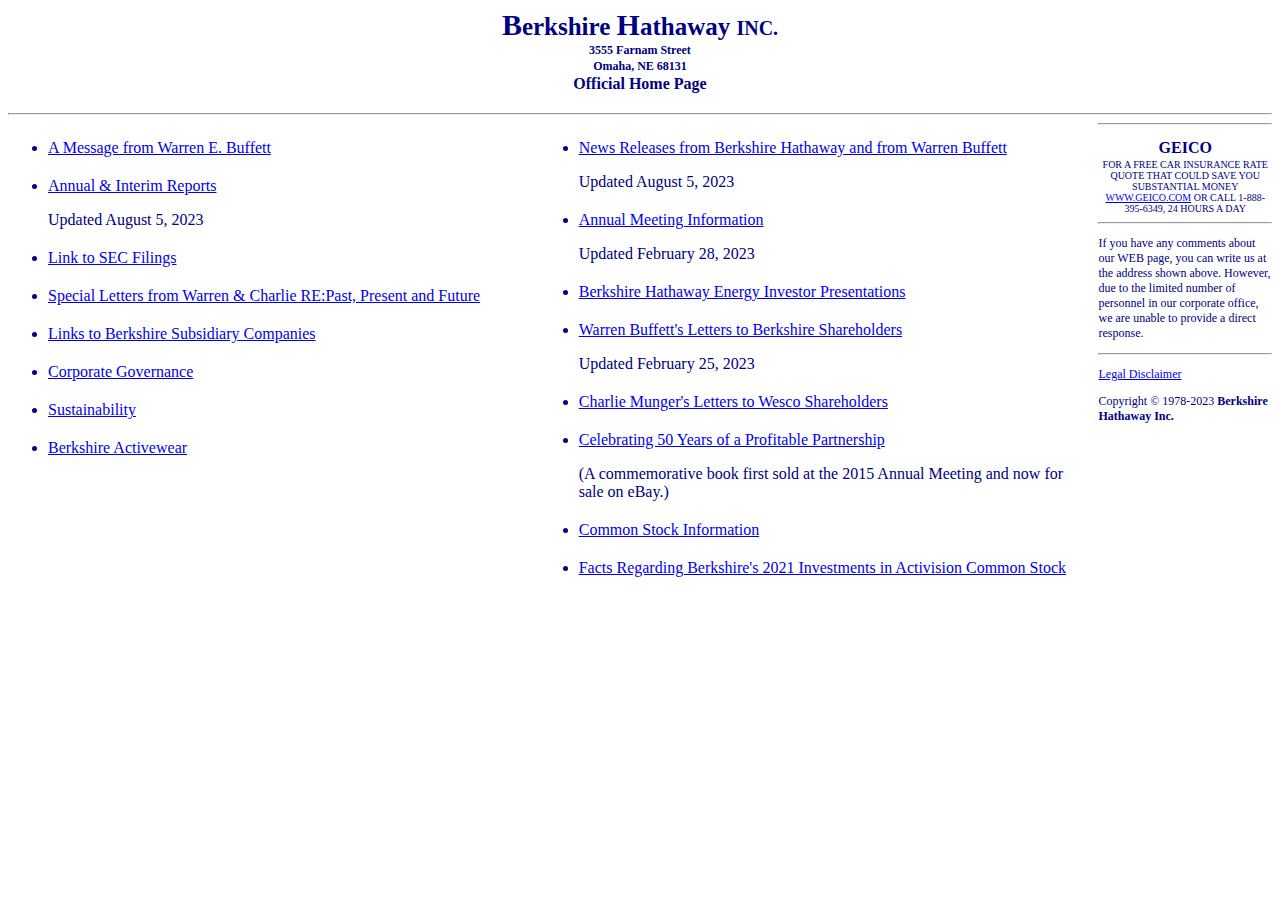
<file: berk-hath.html>
<!DOCTYPE html>
<html lang="en">
<head>
    <meta charset="UTF-8">
    <meta name="viewport" content="width=device-width, initial-scale=1.0">
    <title>Document</title>
    <link rel="stylesheet" href="berk-hath.css">
</head>
<body style="color: navy;">
    <p class="address top-line"><span class="first-letter">B</span>erkshire <span class="first-letter">H</span>athaway <span class="inc">INC.</span></p>
    <p class="address mid-line">3555 Farnam Street</p>
    <p class="address mid-line">Omaha, NE 68131</p>
    <p class="address bot-line">Official Home Page</p>

<hr>
    <div class="section2">
        <ul class="list-one">
            <li><a href="https://www.berkshirehathaway.com/message.html">A Message from Warren E. Buffett</a></li>
            
            <li>
             <a href="#">Annual & Interim Reports</a>
             <p>Updated <span>August 5, 2023</span></p>
            </li>
            <li><a href="#">Link to SEC Filings</a></li>
            <li><a href="#">Special Letters from Warren & Charlie RE:Past, Present and Future</a></li>
            <li><a href="#">Links to Berkshire Subsidiary Companies</a></li>
            <li><a href="#">Corporate Governance</a></li>
            <li><a href="#">Sustainability</a></li>
            <li><a href="#">Berkshire Activewear</a></li>
        </ul>
        
        <ul class="list-two">

            <li>
                <a href="#">News Releases from Berkshire Hathaway and from Warren Buffett</a>
                <p>Updated <span>August 5, 2023</span></p>
            </li>

            <li>
                <a href="#">Annual Meeting Information</a>
                <p>Updated <span>February 28, 2023</span></p>
            </li>

            <li><a href="#">Berkshire Hathaway Energy Investor Presentations</a></li>
            
            <li>
                <a href="#">Warren Buffett's Letters to Berkshire Shareholders</a>
                <p>Updated <span>February 25, 2023</span></p>
            </li>
        
            <li><a href="#">Charlie Munger's Letters to Wesco Shareholders</a></li>
            
            <li>
                <a href="#">Celebrating 50 Years of a Profitable Partnership</a>
                <p><span>(A commemorative book first sold at the 2015 Annual Meeting and now for sale on eBay.)</span></p>
            </li>

            <li><a href="#">Common Stock Information</a></li>
            <li><a href="#">Facts Regarding Berkshire's 2021 Investments in Activision Common Stock</a></li>
        </ul>
    </div>
<hr>
    <p class="geico">geico</p>
    <p class="geico-text">FOR A FREE CAR INSURANCE RATE QUOTE THAT COULD SAVE YOU SUBSTANTIAL MONEY</p>
    <p class="geico-text"><a href="https://www.geico.com/">WWW.GEICO.COM</a> OR CALL 1-888-395-6349, 24 HOURS A DAY</p>
<hr>
    <p style="font-size: 12px;">If you have any comments about our WEB page, you can write us at the address shown above. 
        However, due to the limited number of personnel in our corporate office, 
        we are unable to provide a direct response.</p>
<hr>
    <p style="font-size: 12px;"><a href="#">Legal Disclaimer</a></p>
    <p style="font-size: 12px;">Copyright © 1978-2023 <span style="font-weight: bold;">Berkshire Hathaway Inc.</span></p>

</body>
</html>
</file>
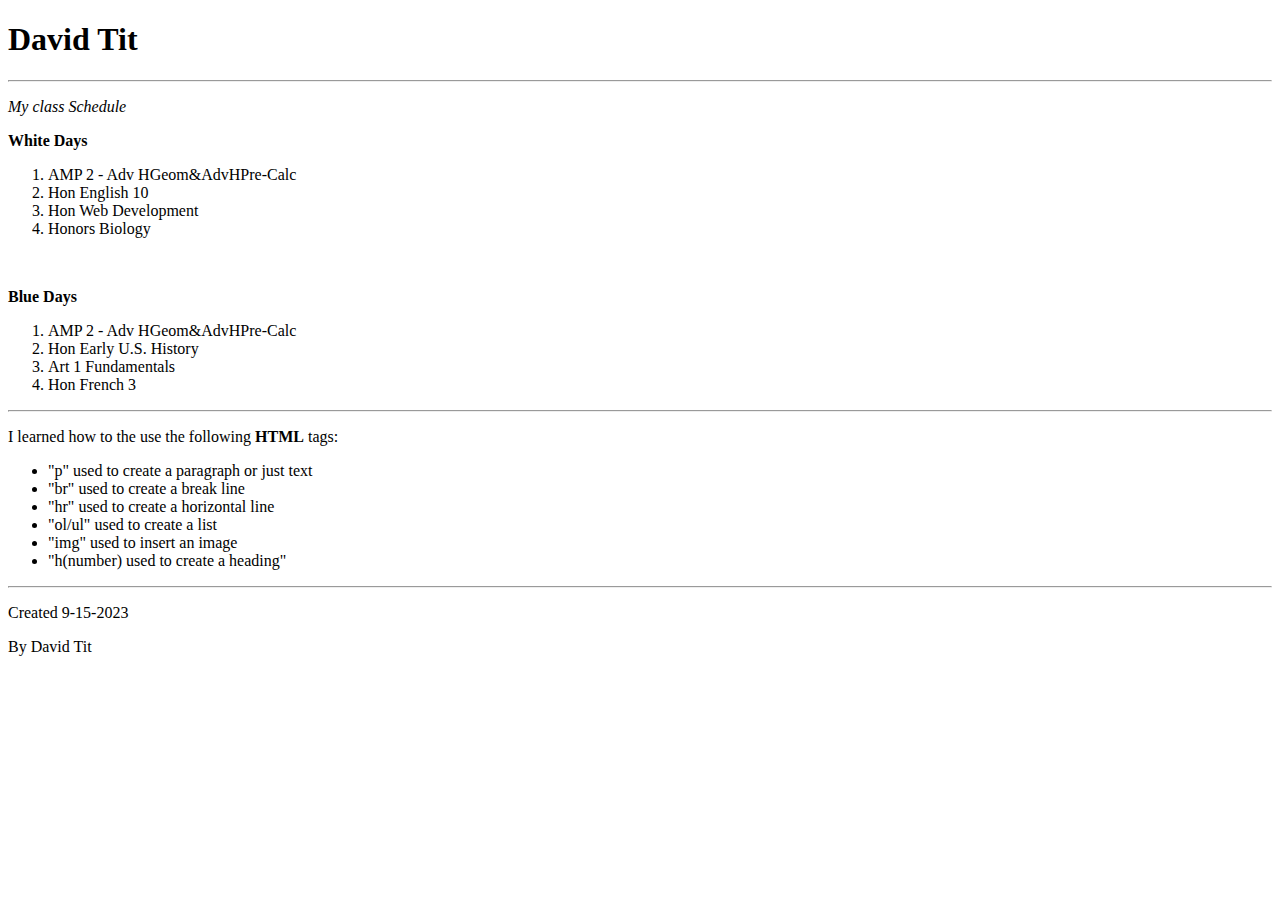
<file: schedule.html>
<!DOCTYPE html>
<html lang="en">
<head>
    <meta charset="UTF-8">
    <meta name="viewport" content="width=device-width, initial-scale=1.0">
    <title>HTML Project #1</title>
</head>
<body>
    <h1>David Tit</h1>
<hr>
    <!-- <p>Lorem <strong>ipsum</strong> dolor sit amet <em>consectetur</em> adipisicing elit. Vitae, saepe. Accusantium, <span style="font-weight: bold; font-style: italic;">aliquam</span> in iure porro rerum architecto cum alias animi nemo dolores non. Ex quos vitae iure obcaecati qui nobis?</p> -->
    <p style="font-style: italic;">My class Schedule</p>
    <p style="font-weight: bold;">White Days</p>
    <ol>
        <li>AMP 2 - Adv HGeom&AdvHPre-Calc</li>
        <li>Hon English 10</li>
        <li>Hon Web Development</li>
        <li>Honors Biology</li>
    </ol>
    <br>
    <p style="font-weight: bold;">Blue Days</p>
    <ol>
        <li>AMP 2 - Adv HGeom&AdvHPre-Calc</li>
        <li>Hon Early U.S. History</li>
        <li>Art 1 Fundamentals</li>
        <li>Hon French 3</li>
    </ol>
<hr>
    <p>I learned how to the use the following <strong>HTML</strong> tags:</p>
    <ul>
        <li>"p" used to create a paragraph or just text</li>
        <li>"br" used to create a break line</li>
        <li>"hr" used to create a horizontal line</li>
        <li>"ol/ul" used to create a list</li>
        <li>"img" used to insert an image</li>
        <li>"h(number) used to create a heading"</li>

    </ul>
<hr>
    <p>Created 9-15-2023</p>
    <p>By David Tit</p>

</body>

</html>
</file>
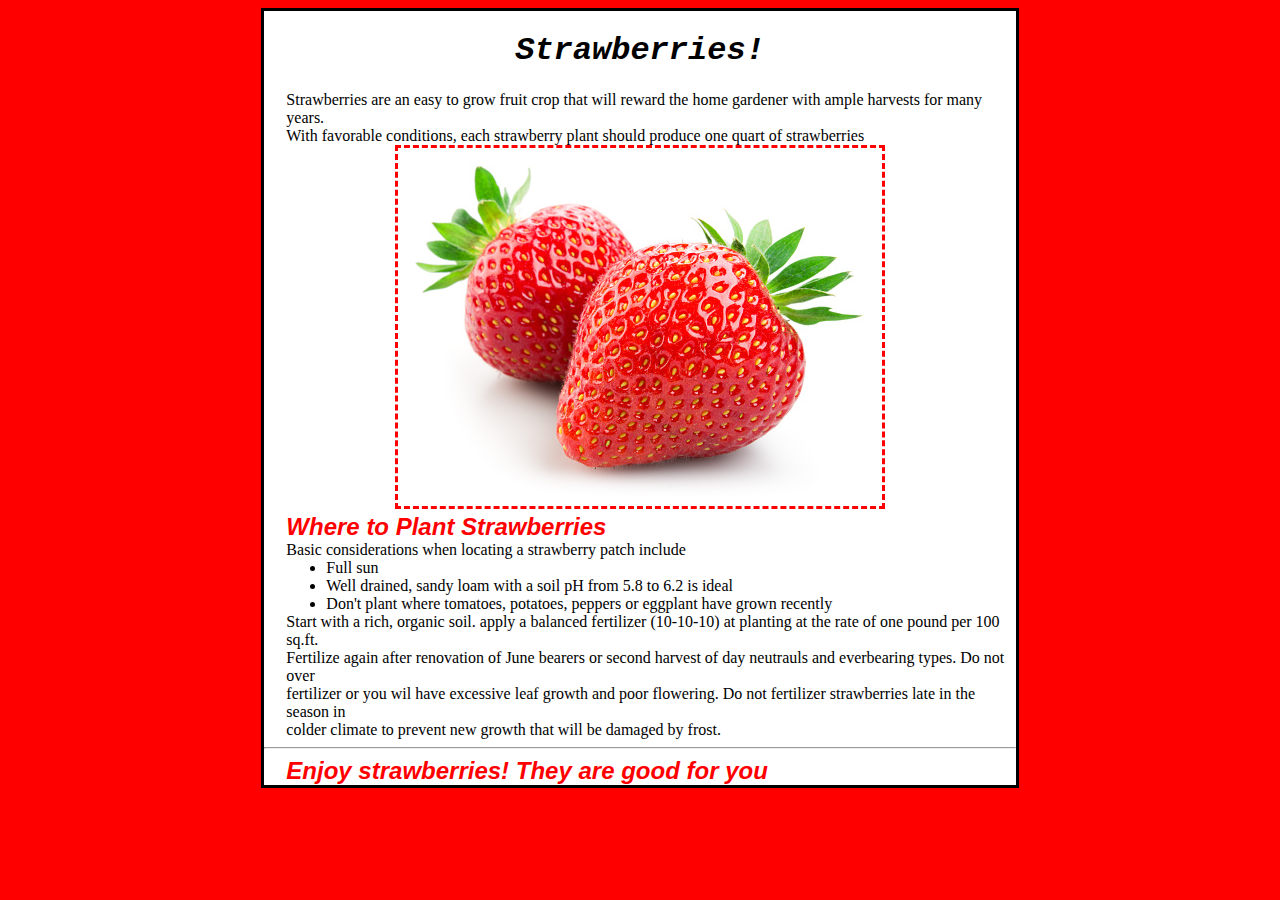
<file: strawberry.html>
<!DOCTYPE html>
<html lang="en">
<head>
    <meta charset="UTF-8">
    <meta name="viewport" content="width=device-width, initial-scale=1.0">
    <title>Document</title>
    <link rel="stylesheet" href="strawberry.css">
</head>
<body>
    <div class="bg">
        <h1 class="header">Strawberries!</h1>
        
        <p class="p1">Strawberries are an easy to grow fruit crop that will reward the home gardener with ample harvests for many years.
            <br>With favorable conditions, each strawberry plant should produce one quart of strawberries</p>
        
        <div class="div-pic">
            <img class = "picture" src = "strawberrypic.jpg" alt="two strawberries">
        </div>
        
        <h2 class="head2">Where to Plant Strawberries</h2>
        <p>Basic considerations when locating a strawberry patch include</p>
    
        <ul>
            <li>Full sun</li>
            <li>Well drained, sandy loam with a soil pH from 5.8 to 6.2 is ideal</li>
            <li>Don't plant where tomatoes, potatoes, peppers or eggplant have grown recently</li>
        </ul>

        <p>Start with a rich, organic soil. apply a balanced fertilizer (10-10-10) at planting at the rate of one pound per 100 sq.ft.
            <br>Fertilize again after renovation of June bearers or second harvest of day neutrauls and everbearing types. Do not over
            <br>fertilizer or you wil have excessive leaf growth and poor flowering. Do not fertilizer strawberries late in the season in
            <br>colder climate to prevent new growth that will be damaged by frost.
        </p>
        
        <hr>

        <h2 class="head2">Enjoy strawberries! They are good for you</h2>
    </div>
</body>
</html>
</file>
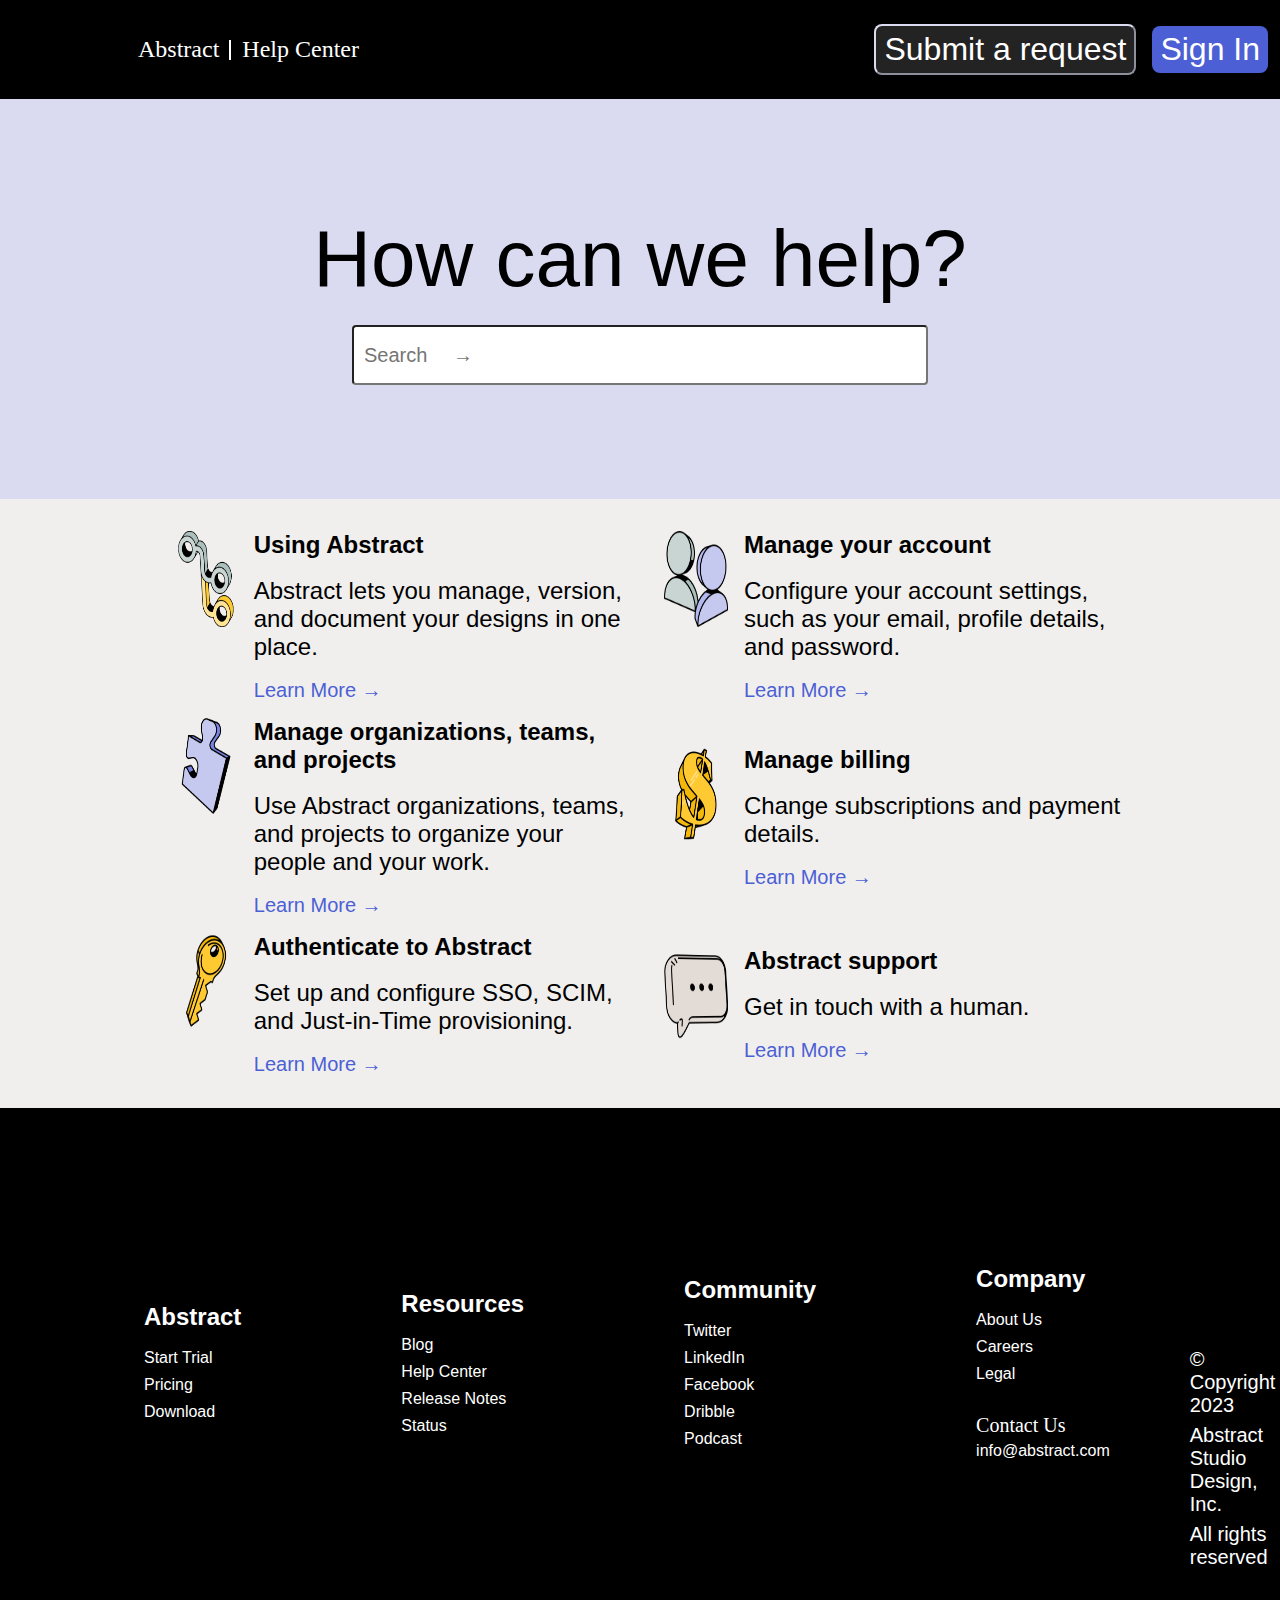
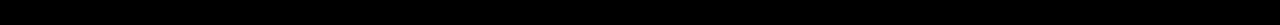
<file: html/abstract.html>
<!DOCTYPE html>
<html lang="en">
<head>
    <meta charset="UTF-8">
    <meta name="viewport" content="width=device-width, initial-scale=1.0">
    <title>Document</title>
    <link rel="stylesheet" href="https://cdnjs.cloudflare.com/ajax/libs/font-awesome/6.4.2/css/all.min.css" integrity="sha512-z3gLpd7yknf1YoNbCzqRKc4qyor8gaKU1qmn+CShxbuBusANI9QpRohGBreCFkKxLhei6S9CQXFEbbKuqLg0DA==" crossorigin="anonymous" referrerpolicy="no-referrer" />
    <link rel="stylesheet" href="../css/abstract.css">
</head>

<body>

    <div class="hero-section">
        
        <header>

            <div class="header-left">

                <div class="logo">
                    <i class="fa-solid fa-shapes"></i>
                    <a href="" class="abstract">Abstract</a>
                </div>

                <div class="bar"></div>
                
                <a href="">Help Center</a>

            </div>

            <nav>

                <button class="head-button-one">Submit a request</button>
                <button class="head-button-two" id = "signin">Sign In</button>

            </nav>

        </header>

        <div class="hero">

            <h1>How can we help?</h1>

            <form action="">

                <input type="text" placeholder = "Search 	&rarr;">
                

                <!-- <button>Search</button> -->

            </form> 
            

        </div>

    </div>

    <div class="categories">

        <div class="category">
            <img src="../img/abstract_imgs/Using abstract.png" alt="using-abstract">

            <div class="text">

                <h4 class="category-name">Using Abstract</h4>
                <p class="category-item-description">Abstract lets you manage, version, and document your designs in one place.</p>
                <a href="" class="learn-more">Learn More	&rarr;</a>

            </div>


        </div>

        <div class="category">
            <img src="../img/abstract_imgs/managae your account.png" alt="manage-your-account">

            <div class="text">

                <h4 class="category-name">Manage your account</h4>
                <p class="category-item-description">Configure your account settings, such as your email, profile details, and password.</p>
                <a href="" class="learn-more">Learn More	&rarr;</a>

            </div>
            

        </div>

        <div class="category">
            <img src="../img/abstract_imgs/Manage organizations, teams, and projects.png" alt="manage-organizations-teams-and-projects">

            <div class="text">

                <h4 class="category-name">Manage organizations, teams, and projects</h4>
                <p class="category-item-description">Use Abstract organizations, teams, and projects to organize your people and your work.</p>
                <a href="" class="learn-more">Learn More	&rarr;</a>

            </div>

            
        </div>

        <div class="category">
            <img src="../img/abstract_imgs/manage billing.png" alt="manage-billing">

            <div class="text">

                <h4 class="category-name">Manage billing</h4>
                <p class="category-item-description">Change subscriptions and payment details.</p>
                <a href="" class="learn-more">Learn More 	&rarr;</a>

            </div>
            

        </div>

        <div class="category">
            <img src="../img/abstract_imgs/Authenticate to abstract.png" alt="authenticate-to-abstract">

            <div class="text">

                <h4 class="category-name">Authenticate to Abstract</h4>
                <p class="category-item-description">Set up and configure SSO, SCIM, and Just-in-Time provisioning.</p>
                <a href="" class="learn-more">Learn More	&rarr;</a>

            </div>
            

        </div>


        <div class="category">
            <img src="../img/abstract_imgs/abstract support.png" alt="abstract-support">

            <div class="text">

                <h4 class="category-name">Abstract support</h4>
                <p class="category-item-description">Get in touch with a human.</p>
                <a href="" class="learn-more">Learn More	&rarr;</a>

            </div>


        </div>
    
    </div>
    
    <footer>

        <div class="col-container">

            <div class="footer-col">

                <h3>Abstract</h3>

                <a href="">Start Trial</a>
                <a href="">Pricing</a>
                <a href="">Download</a>

            </div>

            <div class="footer-col">

                <h3>Resources</h3>

                
                <a href="">Blog</a>
                <a href="">Help Center</a>
                <a href="">Release Notes</a>
                <a href="">Status</a>
        
            </div>

            <div class="footer-col">

                <h3>Community</h3>

                <a href="">Twitter</a>
                <a href="">LinkedIn</a>
                <a href="">Facebook</a>
                <a href="">Dribble</a>
                <a href="">Podcast</a>

            </div>

            <div class="footer-col">

                <h3>Company</h3>

                <a href="">About Us</a>
                <a href="">Careers</a>
                <a href="">Legal</a>

                <p class = "interior-col">Contact Us</p>
                <a href="">info@abstract.com</a>

            </div>

            

        </div>

        <div class="copy-col">

            <div class="inner-copy-col">

                <i class="fa-solid fa-shapes"></i>

                <p>&copy; Copyright 2023</p>

                <p>Abstract Studio Design, Inc.</p>

                <p>All rights reserved</p>

            </div>

                
        </div>
        
        
    </footer>



    <script src="../js/abstract.js"></script>
    
</body>

</html>
</file>
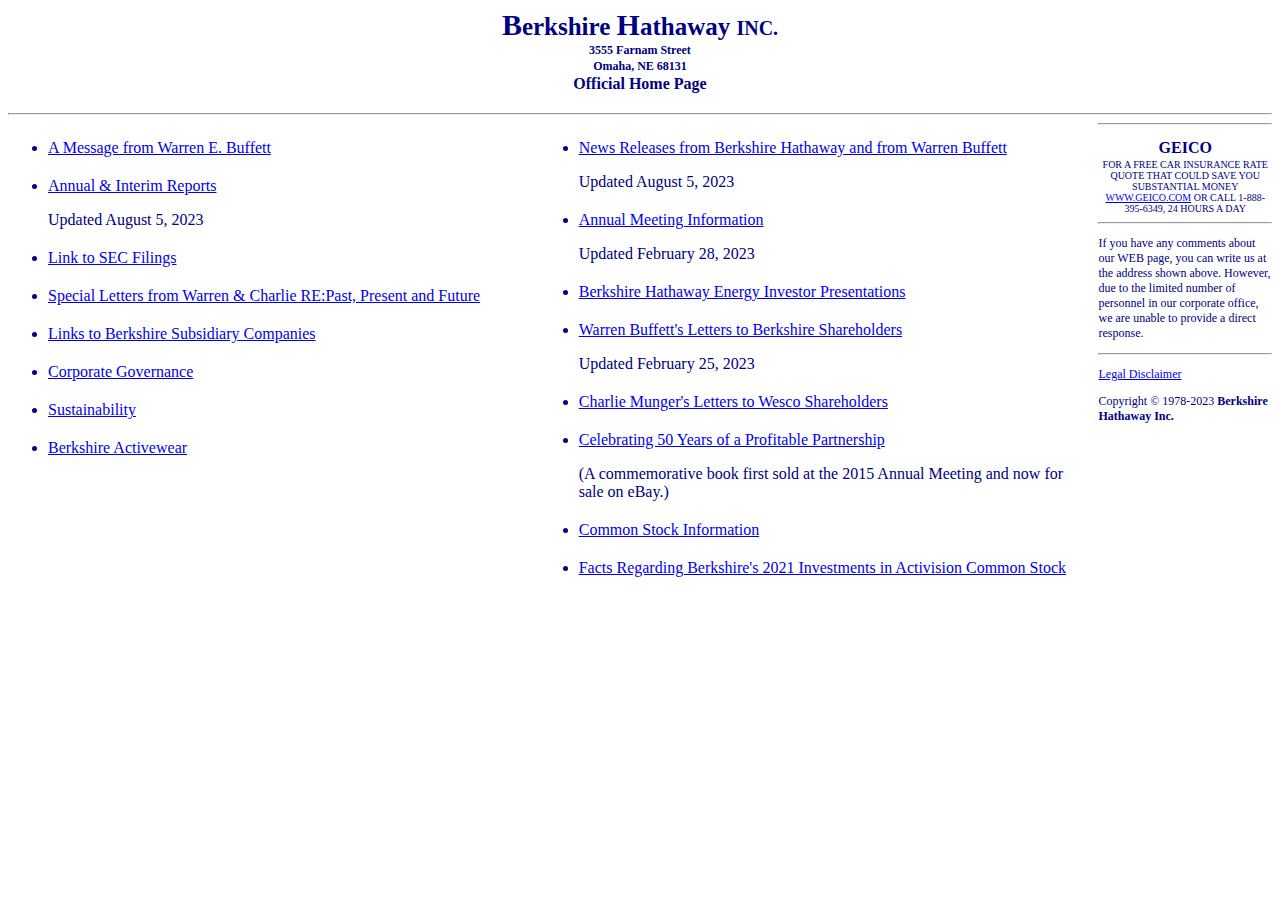
<file: html/berk-hath.html>
<!DOCTYPE html>
<html lang="en">
<head>
    <meta charset="UTF-8">
    <meta name="viewport" content="width=device-width, initial-scale=1.0">
    <title>Berkshire Hathaway</title>
    <link rel="stylesheet" href="../css/berk-hath.css">
</head>
<body style="color: navy;">
    <p class="address top-line"><span class="first-letter">B</span>erkshire <span class="first-letter">H</span>athaway <span class="inc">INC.</span></p>
    <p class="address mid-line">3555 Farnam Street</p>
    <p class="address mid-line">Omaha, NE 68131</p>
    <p class="address bot-line">Official Home Page</p>

<hr>
    <div class="section2">
        <ul class="list-one">
            <li><a href="https://www.berkshirehathaway.com/message.html">A Message from Warren E. Buffett</a></li>
            
            <li>
             <a href="#">Annual & Interim Reports</a>
             <p>Updated <span>August 5, 2023</span></p>
            </li>
            <li><a href="#">Link to SEC Filings</a></li>
            <li><a href="#">Special Letters from Warren & Charlie RE:Past, Present and Future</a></li>
            <li><a href="#">Links to Berkshire Subsidiary Companies</a></li>
            <li><a href="#">Corporate Governance</a></li>
            <li><a href="#">Sustainability</a></li>
            <li><a href="#">Berkshire Activewear</a></li>
        </ul>
        
        <ul class="list-two">

            <li>
                <a href="#">News Releases from Berkshire Hathaway and from Warren Buffett</a>
                <p>Updated <span>August 5, 2023</span></p>
            </li>

            <li>
                <a href="#">Annual Meeting Information</a>
                <p>Updated <span>February 28, 2023</span></p>
            </li>

            <li><a href="#">Berkshire Hathaway Energy Investor Presentations</a></li>
            
            <li>
                <a href="#">Warren Buffett's Letters to Berkshire Shareholders</a>
                <p>Updated <span>February 25, 2023</span></p>
            </li>
        
            <li><a href="#">Charlie Munger's Letters to Wesco Shareholders</a></li>
            
            <li>
                <a href="#">Celebrating 50 Years of a Profitable Partnership</a>
                <p><span>(A commemorative book first sold at the 2015 Annual Meeting and now for sale on eBay.)</span></p>
            </li>

            <li><a href="#">Common Stock Information</a></li>
            <li><a href="#">Facts Regarding Berkshire's 2021 Investments in Activision Common Stock</a></li>
        </ul>
    </div>
<hr>
    <p class="geico">geico</p>
    <p class="geico-text">FOR A FREE CAR INSURANCE RATE QUOTE THAT COULD SAVE YOU SUBSTANTIAL MONEY</p>
    <p class="geico-text"><a href="https://www.geico.com/">WWW.GEICO.COM</a> OR CALL 1-888-395-6349, 24 HOURS A DAY</p>
<hr>
    <p style="font-size: 12px;">If you have any comments about our WEB page, you can write us at the address shown above. 
        However, due to the limited number of personnel in our corporate office, 
        we are unable to provide a direct response.</p>
<hr>
    <p style="font-size: 12px;"><a href="#">Legal Disclaimer</a></p>
    <p style="font-size: 12px;">Copyright © 1978-2023 <span style="font-weight: bold;">Berkshire Hathaway Inc.</span></p>

</body>
</html>
</file>
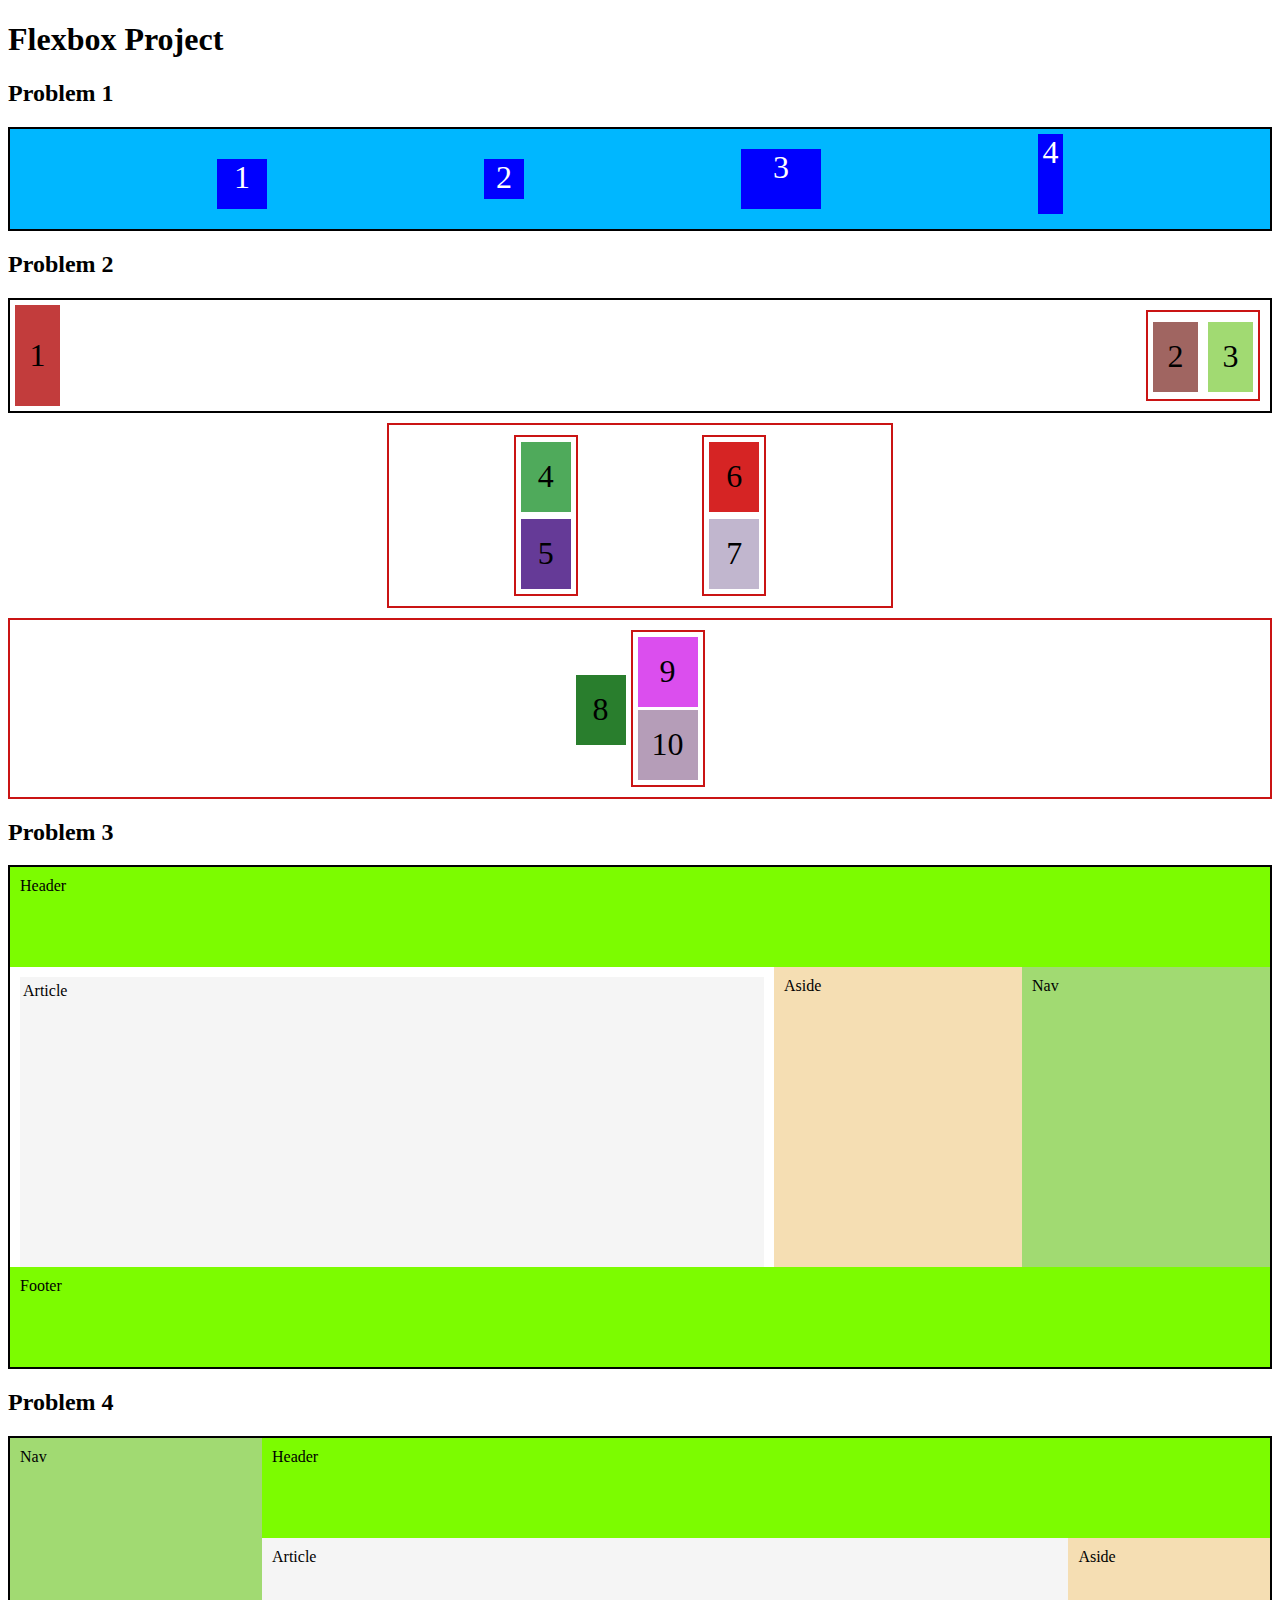
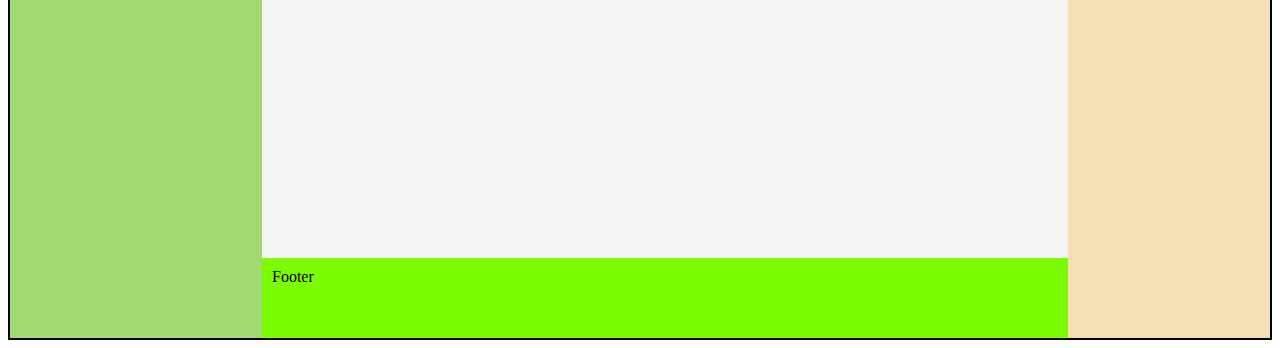
<file: html/flex-box.html>
<!DOCTYPE html>
<html lang="en">
<head>
    <meta charset="UTF-8">
    <meta name="viewport" content="width=device-width, initial-scale=1.0">
    <title>Flex Box</title>
    <link rel="stylesheet" href="../css/flex-box.css">
</head>
<body>
    <!-- <div class="container 1">
        <div class="box 1">1</div>
    
    </div class = "container 2">    
        <div class="box 2">2</div>
        <div class="box 2">3</div>
    </div> -->
    <h1>Flexbox Project</h1>
    
    <div class="Activity 1">
        <h2>Problem 1</h2>
       
        <div class="flex-container">

            <div class="box-prob-one aone">1</div>
            <div class="box-prob-one atwo">2</div>
            <div class="box-prob-one athree">3</div>
            <div class="box-prob-one afour">4</div>
       
        </div>

    </div>



    <div class="Activity 2">

        <h2>Problem 2</h2>
        
        <div class="container">

            <div class="box-prob-two bone"><p>1</p></div>
            
            <div class="subcontainer">

                <div class="box-prob-two btwo"><p>2</p></div>
                <div class="box-prob-two bthree"><p>3</p></div>

            </div>

        </div>  

        <div class="sec_container">
            
            <div class="subcontainer_two">

                <div class = "box-prob-two bfour">4</div>
                <div class = "box-prob-two bfive">5</div>

            </div>

            <div class="subcontainer_three">
                <div class = "box-prob-two bsix">6</div>
                <div class = "box-prob-two bseven">7</div>
            

            </div>

        </div>
        
        <div class="third_container">

            <div class = "box-prob-two beight">8</div>
            
            <div class="subcontainer_four">

                <div class = "box-prob-two bnine">9</div>
                <div class = "box-prob-two bten">10</div>

            </div>

        
            


    </div>



    <div class="Activity 3">

        <h2>Problem 3</h2>

        <div class="prob_three_con">

            <div class="top_con">

                <div class="header_box">Header</div>

            </div>

            <div class="middle_con">

                <div class="article_box">

                    <div class="article_text">Article</div>

                </div>

                <div class="aside_box">

                    <div class="aside_text">Aside</div>

                </div>

                <div class="nav_box">
                    <div class="nav_text">Nav</div>
                </div>
            </div>

            <div class="bot_con">

                <div class="footer_box">Footer</div>

            </div>

        </div>

    </div>



    <div class="Activity 4">

        <h2>Problem 4</h2>

        <div class="prob_four_con">

            <div class="nav_con">

                <div class="nav_text2">Nav</div>

            </div>

            <div class="main_con">

                <div class="header_box2">

                    <div class="header_text2">Header</div>

                </div>

                <div class="int_con">


                    <div class="art_foot">

                        <div class="article_box2">

                            <div class="article_text2">Article</div>

                        </div>

                        <div class="footer_box2">

                            <div class="footer_text2">Footer</div>

                        </div>

                    </div>
                        
                    <div class="aside_box2">

                        <div class="aside_text2">Aside</div>

                    </div>

                </div>

            </div>

        </div>

    </div>

</body>
</html>
</file>
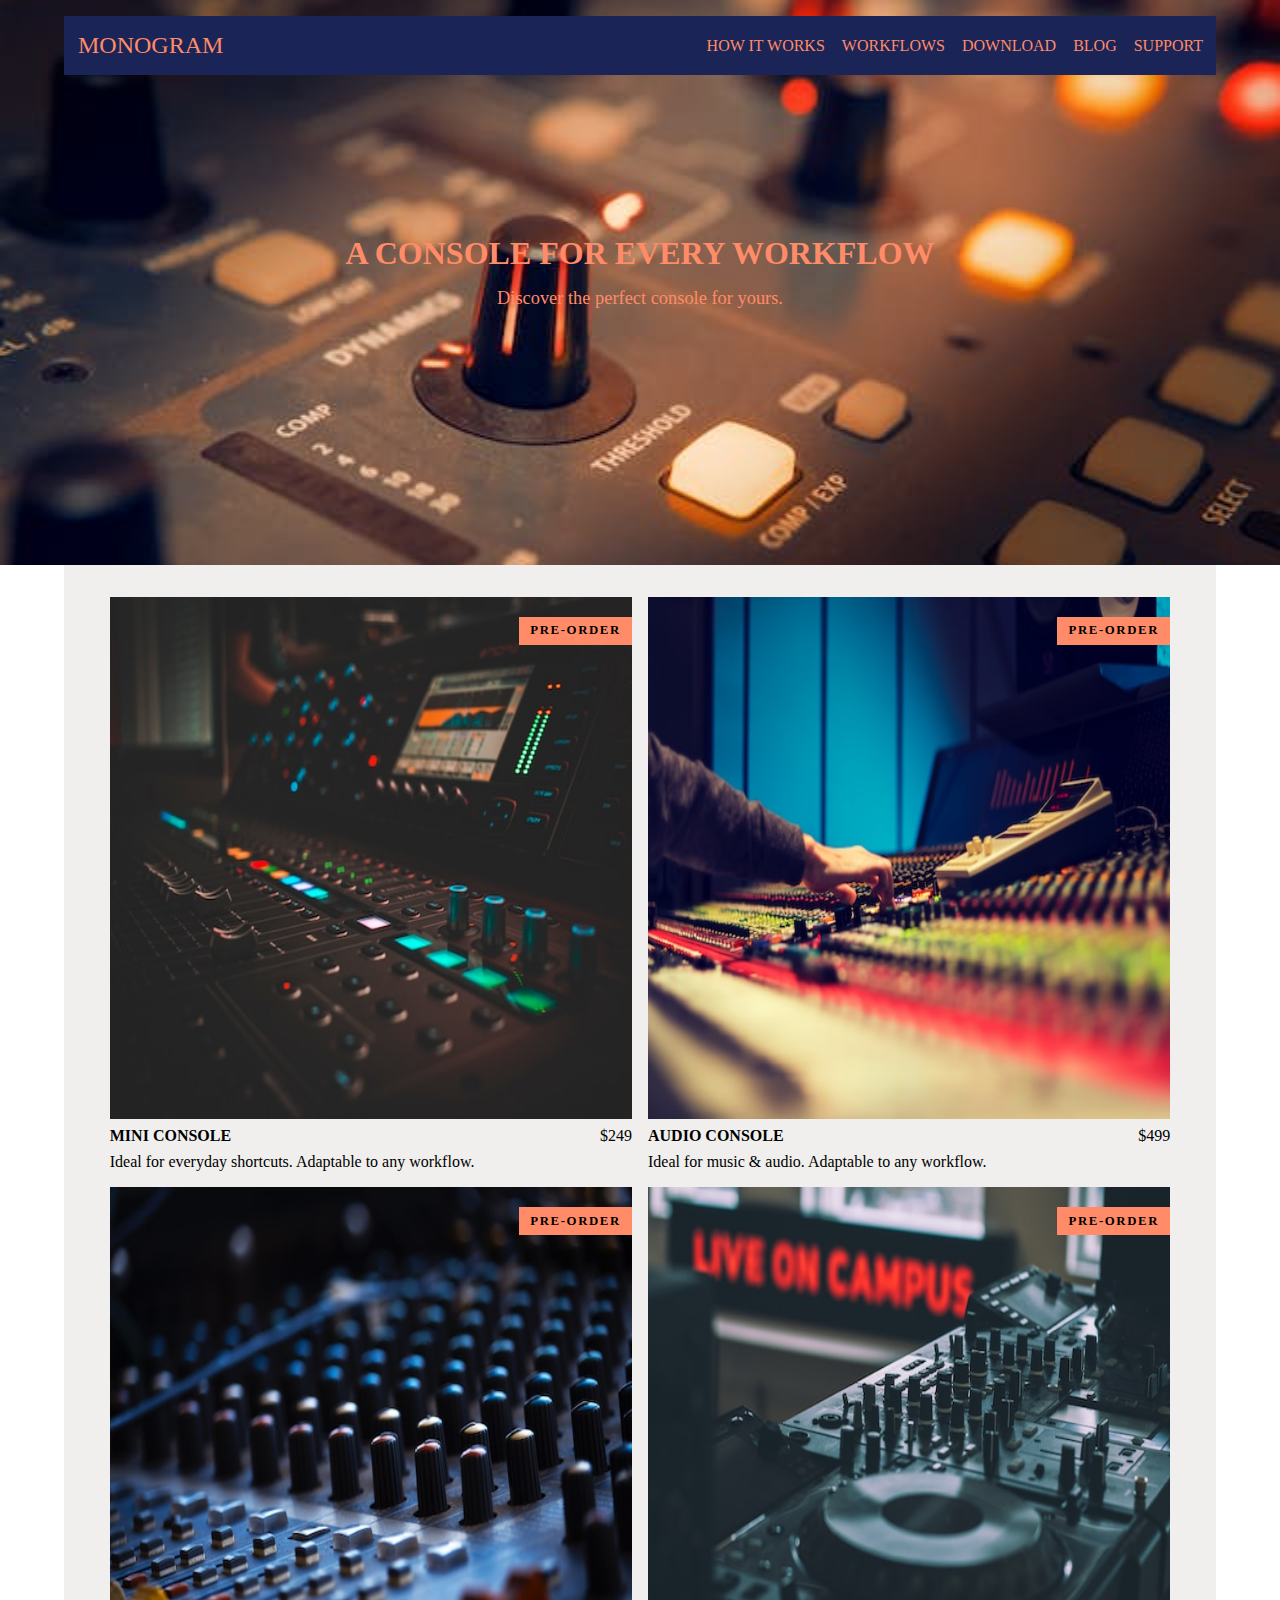
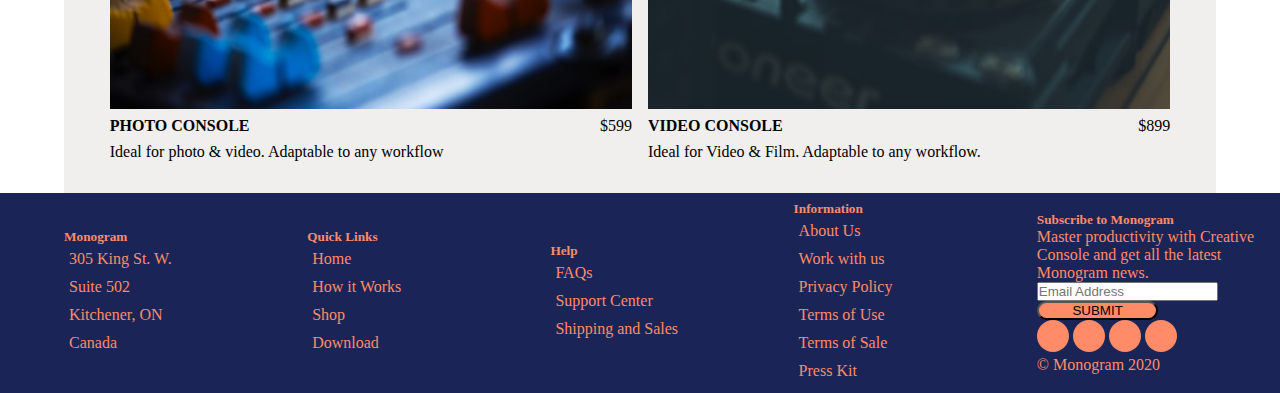
<file: html/monogram.html>
<!DOCTYPE html>
<html lang="en">
<head>
    <meta charset="UTF-8">
    <meta name="viewport" content="width=device-width, initial-scale=1.0">
    <link rel="stylesheet" href="../css/monogram.css">
    <link rel="stylesheet" href="https://cdnjs.cloudflare.com/ajax/libs/font-awesome/6.4.2/css/all.min.css" integrity="sha512-z3gLpd7yknf1YoNbCzqRKc4qyor8gaKU1qmn+CShxbuBusANI9QpRohGBreCFkKxLhei6S9CQXFEbbKuqLg0DA==" crossorigin="anonymous" referrerpolicy="no-referrer" />

    <title>Monogram</title>

</head>

<body>
    
    <div class="hero-section">
        <header>

            <div class="header-left">

                <!-- Put icon/img here -->
                <i class="fa-solid fa-circle-dot"></i>
                <p>Monogram</p>

            </div>

            <nav>

                <a href="#">How it Works</a>

                <a href="#">Workflows</a>

                <a href="#">Download</a>

                <a href="#">Blog</a>

                <a href="#">Support</a>

            </nav>

        </header>

        <div class="hero">

            <h1>A Console For Every Workflow</h1>
            <p>Discover the perfect console for yours.</p>

        </div>


    </div>

    <div class="products">

        <div class="product" id = "0">

            <img src="../img/monogram_imgs/Console 1.jpg" alt="mini-console"> <p class="pre-order-btn">Pre-Order</p>

            <!-- <p>Pre-Order</p> -->

            <div class="item">

                <p class="item-name">Mini Console</p>

                <div class="shop-btn" id = "0">shop now</div>

                <p class="item-price" id = "0">$249</p>

            </div>

            <p class="item-description">Ideal for everyday shortcuts. Adaptable to any workflow.</p>

        </div>
        
        <div class="product" id = "1">

            <img src="../img/monogram_imgs/Console 2.jpg" alt="audio-console"> <p class="pre-order-btn">Pre-Order</p>

            <!-- <p>Pre-Order</p> -->

            <div class="item">

                <p class="item-name">Audio Console</p>

                <div class="shop-btn" id = "1">shop now</div>

                <p class="item-price" id = "1">$499</p>

            </div>

            <p class="item-description">Ideal for music & audio. Adaptable to any workflow.</p>

        </div>

        <div class="product" id = "2">

            <img src="../img/monogram_imgs/Console 3.jpg" alt="photo-console"> <p class="pre-order-btn">Pre-Order</p>

            <!-- <p>Pre-Order</p> -->

            <div class="item">

                <p class="item-name">Photo Console</p>

                <div class="shop-btn" id = "2">shop now</div>

                <p class="item-price" id = "2">$599</p>

            </div>

            <p class="item-description">Ideal for photo & video. Adaptable to any workflow</p>


        </div>

        <div class="product" id = "3">

            <img src="../img/monogram_imgs/Console 4.jpg" alt="video-console"> <p class="pre-order-btn">Pre-Order</p>

            <!-- <p>Pre-Order</p> -->

            <div class="item">

                <p class="item-name">Video Console</p>

                <div class="shop-btn" id = "3">shop now</div>

                <p class="item-price" id = "3">$899</p>

            </div>

            <p class="item-description">Ideal for Video & Film. Adaptable to any workflow.</p>


        </div>

    </div>

    <footer>

        <div class="col-container">
            <div class="footer-col">

                <h5>Monogram</h5>

                <a href="">305 King St. W.</a>
                <a href="">Suite 502</a>
                <a href="">Kitchener, ON</a>
                <a href="">Canada</a>

            </div>

        <div class="footer-col">

            <h5>Quick Links</h5>

            
            <a href="">Home</a>
            <a href="">How it Works</a>
            <a href="">Shop</a>
            <a href="">Download</a>
    
        </div>

        <div class="footer-col">

            <h5>Help</h5>

            <a href="">FAQs</a>
            <a href="">Support Center</a>
            <a href="">Shipping and Sales</a>

        </div>

        <div class="footer-col">

            <h5>Information</h5>

            <a href="">About Us</a>
            <a href="">Work with us</a>
            <a href="">Privacy Policy</a>
            <a href="">Terms of Use</a>
            <a href="">Terms of Sale</a>
            <a href="">Press Kit</a>

        </div>

        <div class="footer-col">

            <h5>Subscribe to Monogram</h5>
                
                <p>Master productivity with Creative Console and get all the latest Monogram news.</p>

                <form action="">

                    <input type="text" placeholder = "Email Address">
                    

                    <button>SUBMIT</button>

                </form> 


            <div class="social-media">

                <i class="fa-brands fa-instagram"></i>
                <i class="fa-brands fa-twitter"></i>
                <i class="fa-brands fa-facebook"></i>
                <i class="fa-brands fa-youtube"></i>
                
            </div>

            <p>&copy; Monogram 2020</p>

        </div>

        </div>
        
    </footer>


    <script src="../js/monogram.js"></script>
</body>

</html>
</file>
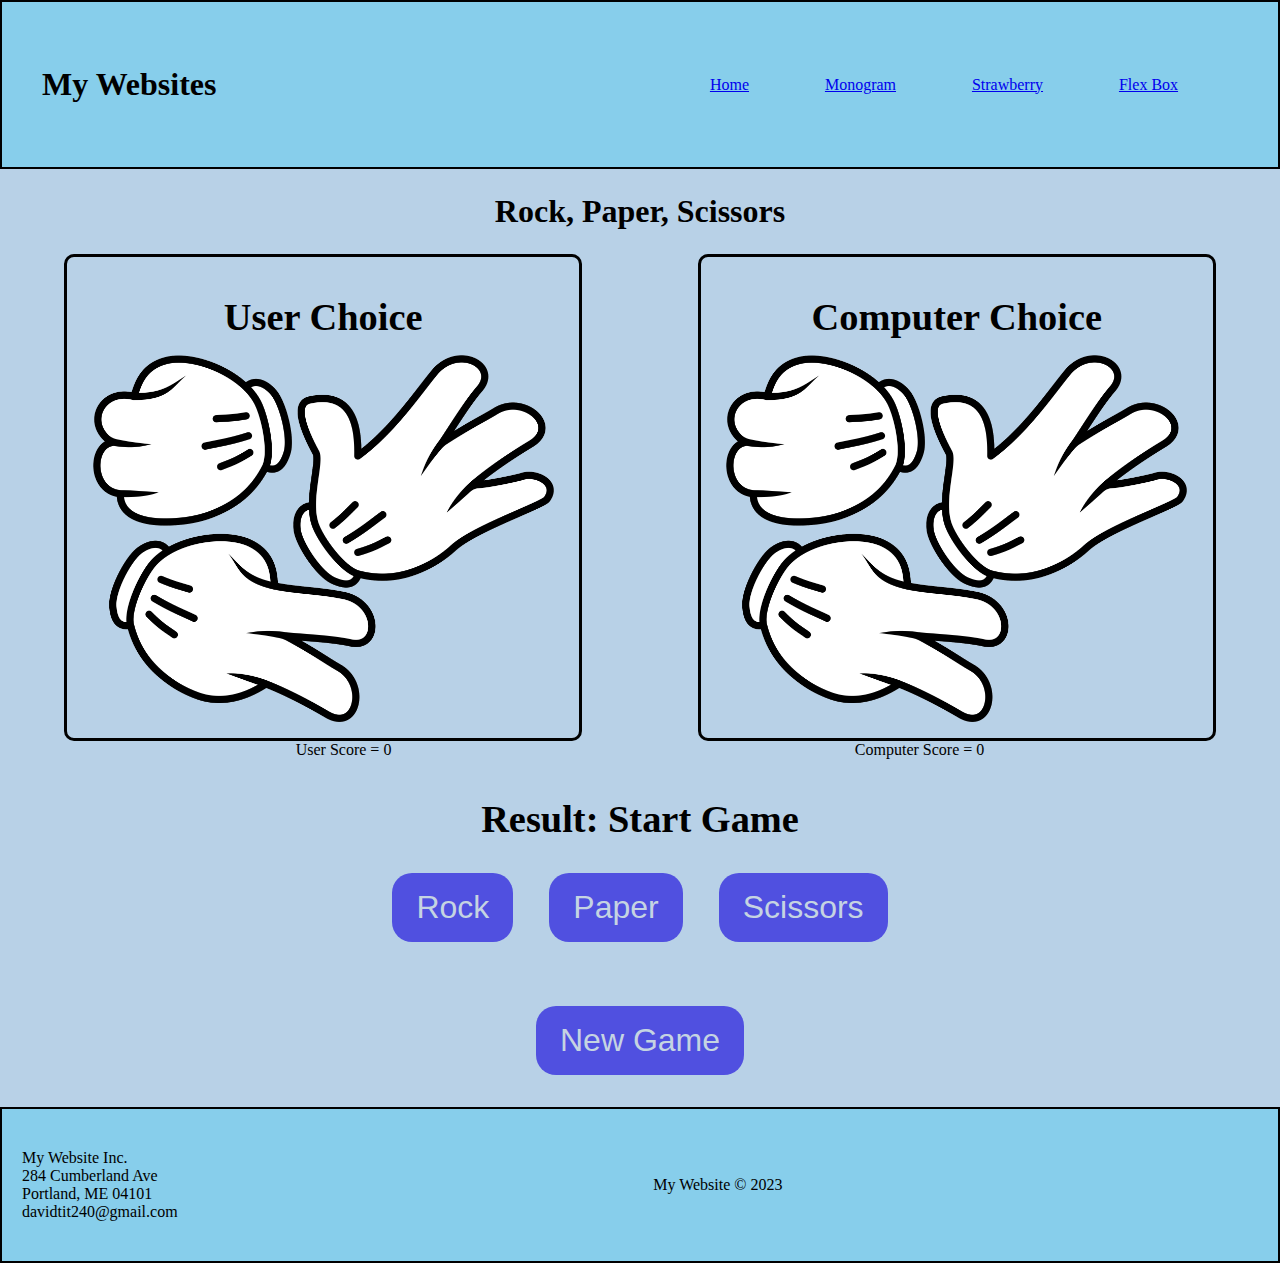
<file: html/rps.html>
<!DOCTYPE html>
<html lang="en">
<head>
    <meta charset="UTF-8">
    <meta http-equiv="X-UA-Compatible" content="IE=edge">
    <meta name="viewport" content="width=device-width, initial-scale=1.0">
    <title>Rock, Paper, Scissors</title>
    <link rel="stylesheet" href="../css/rps.css">
    <link rel="stylesheet" href="../css/style.css">
</head>
<body>
    <header class="header_box">

        <div class="header_left">
            
        <i class="logo fa-solid fa-cat"></i>
        <h1 class="h1">My Websites</h1>

        </div>
        <ul class="links">
            <li class="items"><a href="../index.html">Home</a></li>
            <li class="items"><a href="html/monogram.html">Monogram</a></li>
            <li class="items"><a href="html/strawberry.html">Strawberry</a></li>
            <li class="items"><a href="html/flex-box.html">Flex Box</a></li>
            

        </ul>

    </header>

    <main>

        

        <h1>Rock, Paper, Scissors</h1>

        <div class="header-con">

            <h1 class="final-winner">blank</h1>

        </div>
        

        
        <div class="choice-container">  
            <div class="user-frame">
                <h2>User Choice</h2>
                <img src="../img/rps_imgs/rps4.png" class='user-img' alt="rps">
                
            </div>
            <div class="computer-frame">
                <h2>Computer Choice</h2>
                <img src="../img/rps_imgs/rps4.png" class='comp-img' alt="rps">
            </div>
        </div>

        <div class="score-con">

            <p>User Score = <span class="user-score">0</span></p>
            <p>Computer Score = <span class="comp-score">0</span></p>
            

        </div>
            

        <h2>Result: <span class="result">Start Game</span></h2>

        <div class="user-choices">
            <button id="rock">Rock</button>
            <button id="paper">Paper</button>
            <button id="scissors">Scissors</button>
        </div>

        <div> 
            <button id = "newgame">New Game</button>
        </div>


    </main>
    
    <footer class="footer_box">
    
        <!-- Contact Info -->
        <div class="footer_left">
            <p>My Website Inc.</p>
            <p>284 Cumberland Ave</p>
            <p>Portland, ME 04101</p>
            <p>davidtit240@gmail.com</p>
        </div>

        <!-- Copyright -->
        <div class="footer_center">
            <p>My Website &copy; 2023</p>
        </div>

        <!-- Social Media Link -->
        <div class="footer_right">
            <a href="https://twitter.com/?lang=en" target = "_blank"><i class="fa-brands fa-twitter"></i></a>
            <a href="https://www.facebook.com/" target = "_blank"><i class="fa-brands fa-facebook"></i></a>
            <a href="https://www.instagram.com/" target = "_blank"><i class="fa-brands fa-instagram"></i></a>
            <a href="https://github.com/Quilhar" target = "_blank"><i class="fa-brands fa-github"></i></a>
        </div>
    </footer>

    <script src="../js/rps.js"></script>
</body>
</html>
</file>
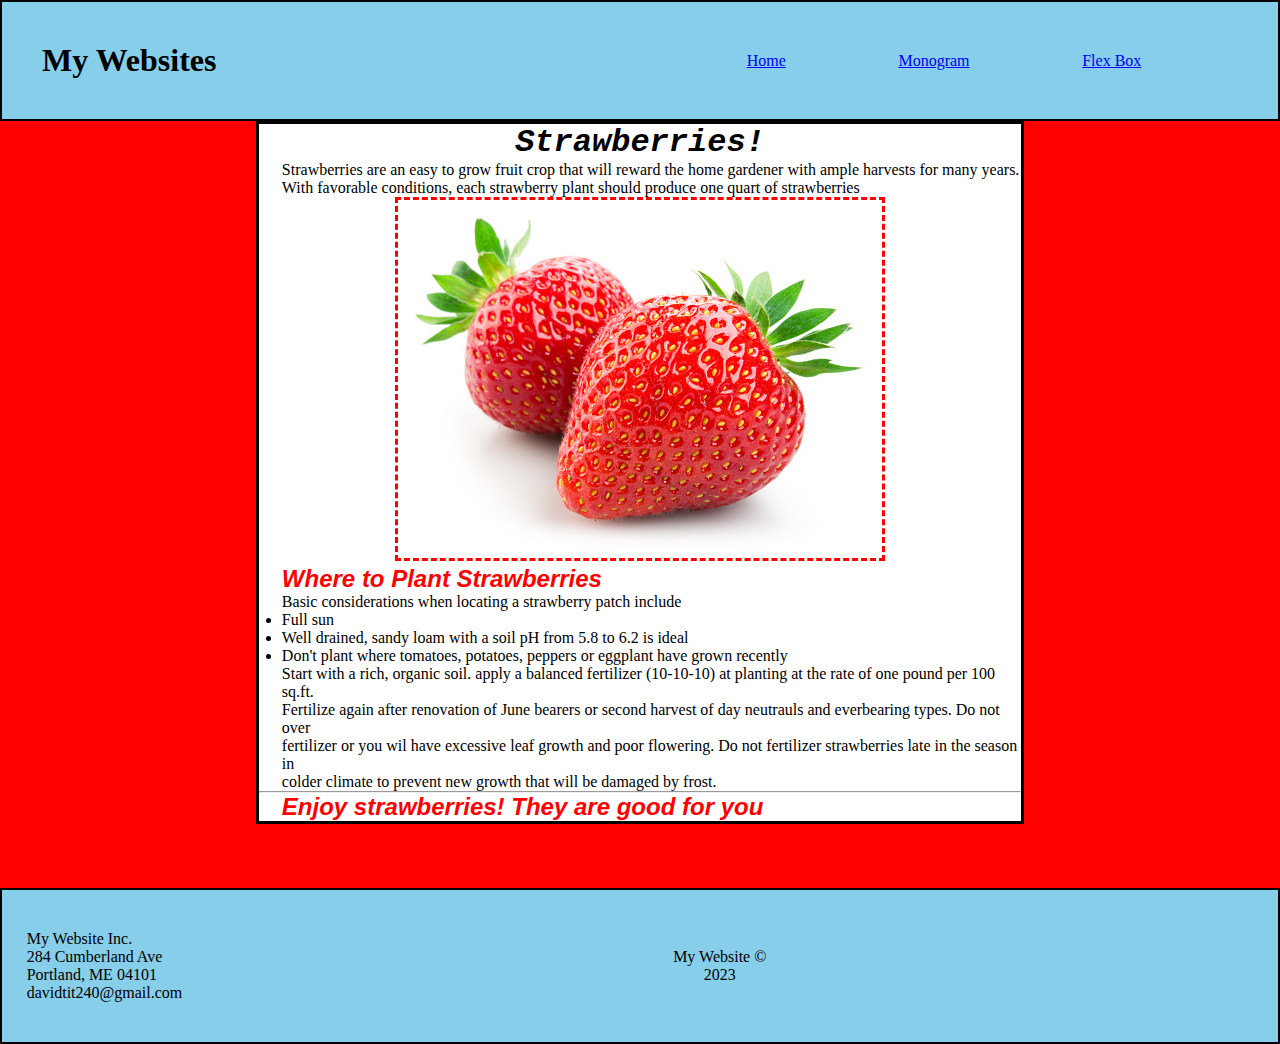
<file: html/strawberry.html>
<!DOCTYPE html>
<html lang="en">
<head>
    <meta charset="UTF-8">
    <meta name="viewport" content="width=device-width, initial-scale=1.0">
    <title>Strawberry</title>
    <link rel="stylesheet" href="../css/strawberry.css">
    <link rel="stylesheet" href= "../css/style.css">
    <link rel="stylesheet" href="https://cdnjs.cloudflare.com/ajax/libs/font-awesome/6.4.2/css/all.min.css" integrity="sha512-z3gLpd7yknf1YoNbCzqRKc4qyor8gaKU1qmn+CShxbuBusANI9QpRohGBreCFkKxLhei6S9CQXFEbbKuqLg0DA==" crossorigin="anonymous" referrerpolicy="no-referrer" />
</head>
</head>
<body>

    <header class="header_box">

        <div class="header_left">
            
        <i class="logo fa-solid fa-cat"></i>
        <h1 class="h1">My Websites</h1>

        </div>
        <ul class="links">
            <li class="items"><a href="../index.html">Home</a></li>
            <li class="items"><a href="monogram.html">Monogram</a></li>
            <li class="items"><a href="flex-box.html">Flex Box</a></li>

        </ul>

    </header>

    <main>

    <div class="bg">
        <h1 class="header">Strawberries!</h1>
        
        <p class="p1">Strawberries are an easy to grow fruit crop that will reward the home gardener with ample harvests for many years.
            <br>With favorable conditions, each strawberry plant should produce one quart of strawberries</p>
        
        <div class="div-pic">
            <img class = "picture" src = "../img/strawberrypic.jpg" alt="two strawberries">
        </div>
        
        <h2 class="head2">Where to Plant Strawberries</h2>
        <p>Basic considerations when locating a strawberry patch include</p>
    
        <ul>
            <li>Full sun</li>
            <li>Well drained, sandy loam with a soil pH from 5.8 to 6.2 is ideal</li>
            <li>Don't plant where tomatoes, potatoes, peppers or eggplant have grown recently</li>
        </ul>

        <p>Start with a rich, organic soil. apply a balanced fertilizer (10-10-10) at planting at the rate of one pound per 100 sq.ft.
            <br>Fertilize again after renovation of June bearers or second harvest of day neutrauls and everbearing types. Do not over
            <br>fertilizer or you wil have excessive leaf growth and poor flowering. Do not fertilizer strawberries late in the season in
            <br>colder climate to prevent new growth that will be damaged by frost.
        </p>
        
        <hr>

        <h2 class="head2">Enjoy strawberries! They are good for you</h2>
    </div>

    </main>

    <footer class="footer_box">
    
        <!-- Contact Info -->
        <div class="footer_left">
            <p>My Website Inc.</p>
            <p>284 Cumberland Ave</p>
            <p>Portland, ME 04101</p>
            <p>davidtit240@gmail.com</p>
        </div>

        <!-- Copyright -->
        <div class="footer_center">
            <p>My Website &copy; 2023</p>
        </div>

        <!-- Social Media Link -->
        <div class="footer_right">
            <a href="https://twitter.com/?lang=en" target = "_blank"><i class="fa-brands fa-twitter"></i></a>
            <a href="https://www.facebook.com/" target = "_blank"><i class="fa-brands fa-facebook"></i></a>
            <a href="https://www.instagram.com/" target = "_blank"><i class="fa-brands fa-instagram"></i></a>
            <a href="https://github.com/Quilhar" target = "_blank"><i class="fa-brands fa-github"></i></a>
        </div>
    </footer>
</body>
</html>
</file>
<file: berk-hath.css>
.address {
    margin: 1px 0px;
    color: navy;
    text-align: center;
    font-weight: bold;
}
.top-line {
    font-size: 25px;
}

.mid-line {
    font-size: 12px;
}
.first-letter{
    font-size: 30px;
}
.inc {
    font-size: 20px;
}

.bot-line {
    margin-bottom: 20px;
}

.geico {
    text-align: center;
    margin: 0px;
    color: navy;
    font-weight: bold;
    font-size: 23px;
    font-variant: small-caps;
}

.geico-text {
    text-align: center;
    font-size: 10px;
    margin: 0px;
}

.section2, .list-one, .list-two {
    float: left;
}

.list-one, .list-two {
    width: 45%;
}

li {
    margin-bottom: 20px;
}
</file>
<file: strawberry.css>
.header {
    font-style: italic;
    text-align: center;
    font-family: 'Courier New', Courier, monospace;

}

.picture {
    border-style: dashed;
    border-color: red;
}

.div-pic{
    text-align: center;
}

.head2 {
    font-style: italic;
    font-weight: bold;
    color: red;
    font-family:Arial, Helvetica, sans-serif;
    margin: 0 0 0 3%;
}

.bg {
    border-style: solid;
    background-color: white;
    margin: 0px 20% 5% 20%;
}

body {
    background-color: red;
}

p {
    margin: 0 0 0 3%;
}

ul {
    margin: 0 0 0 3%;
}
</file>
<file: css/abstract.css>
* {
    box-sizing: border-box;
    margin: 0;
    padding: 0;
}

a {
    text-decoration: none;
    color: white;
}

a:hover {
    text-decoration: underline;
}

header {
    height: 10%;
    max-width: 2000px;
    margin: 0 auto;
    padding: 1em .5em;
    display: flex;
    justify-content: space-between;
    align-items: center;
    background-color: black;
    color: white;
    font-size: x-large;
}

.header-left {
    display: flex;
    justify-content: space-between;
    align-items: center;
    margin-left: 5em;
}

.header-left a {

    font-size: clamp(.5rem, 3vw, 1.5rem);
    margin-left: .25em;

}

.bar {

    background-color: white;
    height: 20px;
    width: 2px;
    margin-left: 10px;
    margin-right: 5px;

}

.abstract:hover {
    text-decoration: none;
}

.logo:hover {
    filter: brightness(70%);
}

nav {

    display: flex;
    justify-content: space-between;
    align-items: center;
    /* margin-right: 5em; */
}

header nav button {
    border-radius: 8px;
    font-size: clamp( 1rem, 2.5vw, 2.5rem);
    max-height: 80px;
    padding: 5px 8px;
}


.head-button-one {
    margin-right: .5em;
    color: #fff;
    background-color:#242323 ;
    border-color: #dadbf1;

}

.head-button-two {
    background-color: #4C5FD5;
    color: white;
    border: transparent;
}

.hero {
    height: 400px;
    width: 100%;

    background-color: #dadbf1;
    display: flex;
    flex-direction: column;
    justify-content: center;
    align-items: center;

}

.hero h1 {
    margin: 0 auto;
    text-align: center;
    color: black;
    font-size: clamp( 2rem, 7vw, 5rem);
    margin-bottom: 20px;
    font-family: 'GT America Standard', sans-serif;
    font-weight: normal;
}

.hero form input {
    width: 45vw;
    height: 60px;
    align-items: center;
    padding-left: 10px;
    font-size: 20px;
    border-radius: 4px;

}

.hero form input:hover {    
    border-color: #4C5FD5;
}

.categories {
    width: 100%;
    max-width: 2000px;
    margin: 0 auto;
    padding: 2em;
    display: flex;
    flex-wrap: wrap;
    justify-content: center;
    align-items: center;
    gap: 1em;
    background-color: #f0efed;
}

.category {
    width: clamp(25em, 39%, 60em);
    display: flex;
    flex-direction: row;
    justify-content: flex-start;
    align-items: space-between;
    font-family: 'GT America Standard', sans-serif;
}

img {
    display: inline-block;
    width: 7.5vw;
    height: 7.5vw;
    aspect-ratio: 1/1;
    padding: 0 1em;
}

.text {
    font-size: 24px;
    display: flex;
    flex-direction: column;
}

.category-name {
    font-weight: bold;
    margin-bottom: 2vh;
}

.category-item-description {
    margin-bottom: 2vh;
}

.learn-more {
    color: #4C5FD5;
    font-size: 20px;
}

.col-container {
    padding-left: 5vw;
    display: flex;
    flex-direction: row;
    align-items: center;

}

footer {
    background-color: black;
    height: 40%;
    display: flex;
    justify-content: space-between;

}

.footer-col {
    width: 100%;
    margin: .5em 80px;
    color: white;
    display: flex;
    flex-direction: column;
    
}

h3 {
    font-size: 24px;
    font-family: 'GT America Standard', sans-serif;
    margin-bottom: 2vh;
}

.footer-col a {
    margin-bottom: 1vh; 
    font-family: 'GT America Standard', sans-serif;
}

.footer-col a:hover {
    text-decoration: underline;
   
}

.footer-col p {
    margin-top: 2.5vh;
    margin-bottom: .5vh;
    font-size: 20px;
}

.copy-col {
    display: flex;
    color: white;
    flex-direction: column;
    font-size: 20px;
    font-family: 'GT America Standard', sans-serif;
    margin-top: 12em;
    margin-bottom: 50px;
}

.copy-col i {
    margin-bottom: 2vh;
}

.copy-col p {
    margin-bottom: .75vh;
}

.inner-copy-col {
    margin-right: 5em;
}

.inner-col {
    font-weight: bold;
}
</file>
<file: css/berk-hath.css>
.address {
    margin: 1px 0px;
    color: navy;
    text-align: center;
    font-weight: bold;
}
.top-line {
    font-size: 25px;
}

.mid-line {
    font-size: 12px;
}
.first-letter{
    font-size: 30px;
}
.inc {
    font-size: 20px;
}

.bot-line {
    margin-bottom: 20px;
}

.geico {
    text-align: center;
    margin: 0px;
    color: navy;
    font-weight: bold;
    font-size: 23px;
    font-variant: small-caps;
}

.geico-text {
    text-align: center;
    font-size: 10px;
    margin: 0px;
}

.section2, .list-one, .list-two {
    float: left;
}

.list-one, .list-two {
    width: 45%;
}

li {
    margin-bottom: 20px;
}
</file>
<file: css/flex-box.css>
.flex-container {
    border: 2px solid black;
    display: flex;
    justify-content: space-evenly;
    background-color: rgb(0, 183, 255);
    align-items: center;
}

.box-prob-one{
    width: 50px;
    height: 75px;
    text-align: center;
    background-color: blue;
    font-size: xx-large;
    color: white;
    margin: 5px 10px;
    
}

.aone {
    height: 50px;
    width: 50px;
    margin-top: 15px;
}

.atwo {
    width: 40px;
    height: 40px;
    
}

.athree {
    width: 80px;
    height: 60px;
    
}

.afour {
    width: 25px;
    height: 80px;
    margin-bottom: 15px;
}
/*  */
.container {
    justify-content: space-between;
    border: 2px solid black;
    display: flex;
    
}

.box-prob-two {
    width: 50px;
    height: 100px;
    font-size: xx-large;
    margin: 5px 5px 2px 5px;
    display: flex;
    text-align: center;
    justify-content: center;
    align-items: center;
}

.subcontainer {
    border: 2px solid rgb(202, 20, 20);
    align-items: center;
    display: flex;
    margin: 10px 10px;
}

.bone {
    height: auto;
    width: 45px;
    background-color: rgb(194, 60, 60);
    margin-bottom: 5px;
    text-align: center;

}

.btwo {
    height: 70px;
    width: 45px;
    background-color: rgb(160, 101, 97);
}

.bthree {
    height: 70px;
    width: 45px;
    background-color: rgb(161, 218, 114);
}
/*  */
.sec_container {
    border: 2px solid rgb(202, 20, 20);
    margin: 10px 30%;
    display: flex;
    text-align: center;
    align-items: center;
    justify-content: space-evenly;
}

.subcontainer_two {
    border: 2px solid rgb(202, 20, 20);
    display: flex;
    flex-direction: column;
    margin: 10px 0 10px 0;
}

.bfour {
    height: 70px;
    width: 50px;
    background-color: rgb(79, 170, 91);
    margin: 5px 5px 2px 5px;
}

.bfive {
    height: 70px;
    width: auto;
    background-color: rgb(101, 58, 151);
    margin-bottom: 5px;
}

.subcontainer_three {
    border: 2px solid rgb(202, 20, 20);
    display: flex;
    flex-direction: column;
}

.bsix {
    height: 70px;
    width: 50px;
    background-color: rgb(214, 36, 36);
    margin: 5px 5px 2px 5px;
}

.bseven {
    height: 70px;
    width: auto;
    background-color: rgb(193, 182, 206);
    margin-bottom: 5px;
}

/*  */

.third_container {
    border: 2px solid rgb(202, 20, 20);
    display: flex;
    text-align: center;
    align-items: center;
    justify-content: center;
}

.beight {
    height: 70px;
    width: 50px;
    background-color: rgb(41, 126, 45);
    margin-right: 5px;
}

.subcontainer_four {
    border: 2px solid rgb(202, 20, 20);
    display: flex;
    flex-direction: column;
    margin: 10px 5px 10px 0;
}

.bnine {
    height: 70px;
    width: 60px;
    background-color: rgb(219, 78, 238);
    margin: 5px 5px 3px 5px;
}

.bten {
    height: 70px;
    width: 60px;
    background-color: rgb(181, 157, 184);
    margin: auto;
    margin-bottom: 5px;
}

/*  */

.prob_three_con {
    border: 2px solid black;
    display: flex;
    flex-direction: column;
}

.top_con {
    height: 100px;
    width: auto;
    background-color: lawngreen;
}

.header_box {
    margin-top: 10px;
    margin-left: 10px;
}

.middle_con {
    height: 300px;
    width: auto;
    display: flex;
    flex-direction: row;
}

.article_box {
    height: auto;
    width: 60%;
    margin-top: 10px;
    margin-left: 10px;
    background-color: whitesmoke;
}

.aside_box {
    height: auto;
    width: 20%;
    margin-left: 10px;
    margin-right: 0px;
    background-color: wheat;
}

.nav_box {
    height: auto;
    width: 20%;
    margin-right: 0px;
    background-color: rgb(161, 218, 114);
}

.article_text {
    margin-top: 5px;
    margin-left: 3px;
}

.aside_text {
    margin-top: 10px;
    margin-left: 10px;
}

.nav_text {
    margin-top: 10px;
    margin-left: 10px;
}

.bot_con {
    height: 100px;
    width: auto;
    background-color: lawngreen;
}

.footer_box {
    margin-top: 10px;
    margin-left: 10px;
}

.prob_four_con {
    border: 2px solid black;
    display: flex;
    flex-direction: row;
    height: 500px;
    width: auto;
}

.nav_con {
    height: 100%;
    width: 20%;
    background-color: rgb(161, 218, 114);
}

.nav_text2 {
    margin-top: 10px;
    margin-left: 10px;
}

.main_con {
    height: auto;
    width: 80%;
    display: flex;
    flex-direction: column;
}

.header_box2 {
    height: 20%;
    width: 100%;
    background-color: lawngreen;
}

.header_text2 {
    margin-top: 10px;
    margin-left: 10px;
}

.int_con {
    height: 80%;
    width: 100%;
    display: flex;
    flex-direction: row;   
}

.art_foot {
    width: 80%;
    display: flex;   
    flex-direction: column;
}

.article_box2 {
    width: auto;
    height: 80%;
    background-color: whitesmoke;
}

.article_text2 {
    margin-top: 10px;
    margin-left: 10px;
}

.footer_box2 {
    height: 20%;
    width: auto;
    background-color: lawngreen;
}

.footer_text2 {
    margin-top: 10px;
    margin-left: 10px;
}

.aside_box2 {
    background-color: wheat;
    width: 20%;
    height: auto;
}

.aside_text2 {
    margin-top: 10px;
    margin-left: 10px;
}
</file>
<file: css/monogram.css>
* {
    box-sizing: border-box;
    margin: 0;
    padding: 0;
}



a {
    text-decoration: none;
    color: #ff8b68;
    margin: 5px;
}

.hero-section {

    background-image: url(../img/monogram_imgs/console\ bg.jpg);
    background-position: center;
    background-repeat: no-repeat;
    background-size: cover;
    padding-top: 1em;
    padding-bottom: 15em;
    
}

header {
    width: 90%;
    max-width: 1800px;
    margin: 0 auto;
    margin-bottom: 10em;
    padding: 1em .5em;
    display: flex;
    justify-content: space-between;
    align-items: center;
    background-color: #1a2456;
    color: #ff8b68;
}

.header-left {
    display: flex;
    justify-content: space-between;
    align-items: center;
}

.header-left p {
    /* clamp(min, grow, max) */
    font-size: clamp(.5rem, 3vw, 1.5rem);
    margin-left: .25em;
    text-transform: uppercase;
}

.header-left i {
    font-size: clamp(2rem, 5.5vw, 3rem);
}

nav a {
    font-size: clamp(.25rem, 2vw, 1rem);
    margin-left: .5em;
    color: #ff8b68;
    text-transform: uppercase;
}

.hero {
    width: 90%;
    max-width: 1800px;
    margin: 0 auto;
}

.hero h1 {
    width: 80%;
    margin: 0 auto;
    text-align: center;
    color: #ff8b68;
    text-transform: uppercase;

}

.hero p {
    width: 70%;
    margin: 1rem auto;
    text-align: center;
    color: #ff8b68;
    font-size: clamp(1.15rem, 1vw, 3rem);
}

.products {
    width: 90%;
    max-width: 1800px;
    margin: 0 auto;
    padding: 2em;
    display: flex;
    flex-wrap: wrap;
    justify-content: center;
    align-items: center;
    gap: 1em;
    background-color: #f0efed;
}

.product {
    width: clamp(25em, 48%, 60em);
    display: flex;
    flex-direction: column;
    justify-content: flex-start;
    align-items: space-between;
    position: relative;
    cursor: pointer;
}

.product img {
    display: inline-block;
    aspect-ratio: 1/1;
}

.pre-order-btn, .shop-btn {
    text-transform: uppercase;
    padding: .4rem .7rem;
    font-size: .8rem;
    font-weight: bold;
    letter-spacing: .1rem;
}

.pre-order-btn {
    background-color: #ff8b68;
    position: absolute;
    top: 20px;
    right: 0;
}

.shop-btn {
    background-color: #1a2456;
    color: white;
    border-radius: 20px;
    display: none;
}




.item {
    margin: .5em 0;
    display: flex;
    justify-content: space-between;
    align-items: center;
}

.item-name {
    text-transform: uppercase;
    font-weight: bold;
}

.item-descrption {
    margin: .25em 0;
}

footer {
    background-color: #1a2456;
}

.footer-col {
    width: 50%;
    margin: .5em 0;
    color: #ff8b68;
    display: flex;
    flex-direction: column;
    
}


.col-container {
    padding-left: 5vw;
    display: flex;
    flex-direction: row;
    justify-content: space-between;
    align-items: center;
}

button {
    background-color: #ff8b68;
    border-radius: 12px;
    width: 50%;
}

.fa-brands {
    align-items: center;
    background-color:#ff8b68;
    color: #1a2456;
    border-radius: 50%;
    display: inline-flex;
    height: 2em;
    padding: .5em;
    text-align: center;
    width: 2em;
}
</file>
<file: css/rps.css>
* {
    box-sizing: border-box;
    margin: 0;
    padding: 0;
}

body {
    background-color: rgb(184, 209, 231);
}

main {
    display: flex;
    flex-direction: column;
    justify-content: center;
    align-items: center;
}

.choice-container {
    width: 90%;
    max-width: 1200px;
    margin: 0 auto;
    display: flex;
    justify-content: space-between;
}

h1 {
    text-align: center;
    padding: .75em 0;
}

.choice-container div {
    width: 45%;
    border: 3px solid black;
    border-radius: 10px;
    display: flex;
    flex-direction: column;
    justify-content: center;
    align-items: center;
}

h2 {
    margin-top: 1em;
    /* clamp(min(fixed), preferred(rel), max(fixed)) */
    font-size: clamp(14px, 3vw, 40px);
}

img {
    width: 90%;
    height: auto;
    margin: 1em 0;
}

button {
    margin: 1em .5em;
    padding: .5em .75em;
    font-size: clamp(16px, 3vw, 32px);
    border-radius: 20px;
    border: none;
    cursor: pointer;
    background-color: rgb(80, 80, 224);
    color:rgb(197, 212, 226)
}

.score-con {
    display: flex;
    justify-content: space-around;
    width: 90%;
    margin: 0 auto;
    align-items: center;
    
}

.header-con {
    display: none;
}

@media (max-width: 800px) {
    img {
        width: 100px;
        height: 100px;
    }
}

@media (max-width: 1000px) {
    img {
        width: 200px;
        height: 200px;
    }
}
</file>
<file: css/style.css>
* {
    margin: 0;
    padding: 0;

}



.header_box, .footer_box {
    justify-content: space-between;
    display: flex;
    flex-direction: row;
    border: 2px solid black;
    align-items: center;
    padding: 40px 20px;
    background-color: skyblue;
    
}

.header_left {
    display: flex;
    justify-content: space-between;
    align-items: center;

}


.links {
    width: 50%;
    display: flex;
    flex-direction: row;
    justify-content: space-evenly;
    margin: 0 5px 0 5px;
    color: inherit;
    font-size: 1em;
    
}

.items {
    list-style: none;
    border: 1px solid transparent;
}

.items:hover {
    color: black;
    border: 1px solid black;
    border-radius: 5px;
    box-shadow: 12px 12px 2px 1px rgba(0, 0, 255, .2);
}


.logo {
    margin-right: 20px;
    
}


.footer_center {
    text-align: center;
    display: flex;
    flex-direction: row;
}



.faq-chall {
    position: relative;

}

.top {
    height: 300px;
    background-color: black;
    background-image: url(/DavidWeb/img/background-pattern-mobile.svg);
}

.bottom {
    height: 700px;
    background-color:  #f7daeb;
}

.card {
    position: absolute;
    top: 200px;
    height: 700px;
    width: 75vw;
    left: 12vw;
    background-color: white;
    border-radius: 10px;
    display: flex;
    flex-direction: column;
    z-index: 1;
}

.card-title {
    display: flex;
    margin-top: 20px;
    color: #221524;
}

.card-title img {
    margin: 0 4vw;
    
}

.faq-text button {
    border: transparent;
    background: transparent;
}

.faq-text {
    display: flex;
    flex-direction: row;
    justify-content: space-between;

}

.faq-text p {
    margin-left: 5vw;
    margin-top: 25px;
    font-weight: bold;
    color: #221524;
}

.answer {
    font-size: 12px;
    margin-top: 5px;
    display: none;
    font-weight: bold;
    color: #7a697d;
}

.faq-container {
    display: flex;
    flex-direction: column;
    

}

.minus {
    display: none;
}

.hamburger-button {
    display: none;
    background-color: transparent;
    border: transparent;
}

.hamburger-con {
    display: none;
}

.hamburger-option {
    display: none;
}
@media (max-width: 1020px) { 

    .links {
        display: none;
    }


    .hamburger-button {
        display: block;
    }
    
    main {
        position: relative;
    }
 
    .hamburger-con {
        display: none;
        position: absolute;   
        z-index: 1;
        background-color: white;
        border: 4px solid black;
        width: 97.5vw;
        height: 250px;
        justify-content: center;
        align-items: center;
        flex-direction: column;
        
    
    }

    .hamburger-option {
        display: flex;
        font-size: 100%;
    
    }

    .hamburger-option a {
        margin-bottom: 15px;
    }

    .hamburger-button {
        font-size: 25px;
    }
}

.feature-con {
    display: flex;
    /* height: auto; */
    align-items: center;
    justify-content: center;
    margin-bottom: 5em;

}


.feature {
    height: 10rem;
    width: 20rem;
    box-shadow: 12px 12px 10px 1px rgba(0, 0, 255, .2);
    border-top: 5px solid black;
    border-radius: 2px;
    margin-top: 2rem;
    position: relative;
}
.feature-left {
    display: flex;
    align-items: center;
    margin-right: 2rem;
    /* height: 150px; */
}

.feature-right {
    display: flex;
    align-items: center;
    margin-left: 2rem;
    /* height: 150px; */
}


.feature-title {
    font-weight: bold;
}

.feature p {
    margin-left: 1em;
    margin-right: .5em;
}

.feature-left .feature {
    border-color: #45d3d3;
}

.feature-right .feature {
    border-color: #549ef2;
}

.feature-mid .karma {
    border-color: #fcaf4a;
}

.feature-mid .team-builder {
    border-color: #ea5353;
}

.mid-title {
    display: flex;
    flex-direction: column;
    text-align: center;
    margin-top: .5rem;
    align-items: center;

}

.feature-img {
    position: absolute;
    right: 0;
    top: 5rem;
    margin-right: 1.5rem;
}

.feature-title {
    margin-top: .25rem;
    color: #4c4e61;
}

.feature-desc {
    margin-top: .25rem;
    color:  #a3a5ae;
}

.mid-title-one {
    font-size: 25px;
    color:  #a3a5ae;
    font-family: Poppins (200, 400, 600);
}

.mid-title-two {
    font-size: 25px;
    font-family: Poppins (200, 400, 600);
    color: #4c4e61;
    font-weight: bold;
}

.mid-title-three {
    color:  #a3a5ae;
}

@media (max-width: 480px) {    
    

    .four-card {
        display: flex;
        flex-direction: column;
    }

    .feature-con {
        flex-direction: column;
    }

    .feature-left {
        margin: 0;
    }
    
    .feature-right {
        margin: 0;
    }


    .feature .team-builder {
        margin: 0;
    }

    .featurekarma {
        margin: 0;
        
    }

    .feature {
        margin-top: 5rem;
    }


}

:root {
    --primary-red: hsl(0, 100%, 74%);
    --primary-green: hsl(154, 59%, 51%);
    --accent-blue: hsl(248, 32%, 49%);
    --neutral-dark-blue: hsl(249, 10%, 26%);
    --neutral-grayish-blue: hsl(246, 25%, 77%);

}   

form {
    background-color: var(--primary-red);
    background-image: url(/DavidWeb/img/form_imgs/bg-intro-desktop.png);
    display: flex;
    justify-content: center;
    align-items: center;
    height: 60rem;
}

.form-left {
    display: flex;
    flex-direction: column;
    height: 100%;
    width: 40%;
    text-align: left;
    justify-content: center;
    align-items: center;
    margin-right: 2rem;
}

.form-right {
    display: flex;
    flex-direction: column;
    width: 40%;
    height: 60%;
    justify-content: center;
}

.form-header {
    color: white;
    font-weight: 700;
    font-size: 4em;
    margin-bottom: 1rem;
}

.form-subhead {
    color: white;
    font-weight: 600;
    font-size: 1.5em;
}

.free-trial {
    color: var(--neutral-grayish-blue);
    display: flex;
    background-color: var(--accent-blue);
    justify-content: center;
    align-items: center;
    height: 3rem;
    border-radius: 6px;
    margin-bottom: 1rem;
    box-shadow: 0 8px 8px rgba(0, 0, 255, .2);
    border: none;
}

.free-trial:hover {
    background-color: var(--neutral-grayish-blue);
    color: var(--accent-blue);
}

.free-trial-txt-bold {
    font-weight: 800;

}

.info {
    display: flex;
    height:20rem;
    box-shadow: 0 8px 8px rgba(0, 0, 255, .2);
    flex-direction: column;
    justify-content: center;
    align-items: center;
    background-color: white;
    border-radius: 10px;
}

.input-box {
    display: flex;
    width: 100%;
    justify-content: center;
}

.input-box input {
    height: 2rem;
    width: 80%;
    border-radius: 6px;
    border-color: white;
    padding-left: .5rem;
    margin-bottom: 1em;
    
}

.claim {
    display: flex;
    justify-content: center;
    width: 82%;
    height: 2.5rem;
    border-radius: 6px;
    border: none;
    background-color: var(--primary-green);
    color: white;
    font-weight: 600;
    text-align: center;
    align-items: center;
    justify-content: center;
}

.claim:hover {
    background-color: var(--neutral-grayish-blue);
}

.terms-of-serv {
    margin-top: 1rem;
    color: var(--neutral-grayish-blue);
    font-size: .75rem;
    height: 10%;
}

.terms-of-serv span {
    color: var(--primary-red);
}

.terms-of-serv span:hover {
    text-decoration: underline;
}

@media (max-width: 375px) {

    form {
        flex-direction: column;
        height: 60%;
    }

    .form-left {
        text-align: center;
        margin-top: 2rem;
        margin-bottom: 3rem;
        width: 80%;
    }

    .form-header {
        font-size: 3em;
    }

    .form-subhead {
        font-size: 1em;
    }

    .form-right {
        width: 80%;
        margin-bottom: 2rem;
    }

    .terms-of-serv {
        display: flex;
        text-align: center;
    }

    
}

.weather-con {
    display: flex;
    align-items: center;
    justify-content: center;
    width: 15rem;
    height: fit-content;
    border-radius: 10px;
    padding: 1rem;
    background-color: rgb(12, 12, 117);
    color: white;
    position: -webkit-sticky;
    position: sticky;
    top: 0;
    z-index: 2;
}

.weather {
    margin-right: 2rem;
    margin-left: 1rem;
    display: flex;
    width: auto;
    height: auto;
}

.city-output {
    font-weight: bold;
}

.condition-output {
    text-transform: capitalize;
}
</file>
<file: css/strawberry.css>
.header {
    font-style: italic;
    text-align: center;
    font-family: 'Courier New', Courier, monospace;

}

.picture {
    border-style: dashed;
    border-color: red;
}

.div-pic{
    text-align: center;
}

.head2 {
    font-style: italic;
    font-weight: bold;
    color: red;
    font-family:Arial, Helvetica, sans-serif;
    margin: 0 0 0 3%;
}

.bg {
    border-style: solid;
    background-color: white;
    margin: 0px 20% 5% 20%;
}

body {
    background-color: red;
}

p {
    margin: 0 0 0 3%;
}

ul {
    margin: 0 0 0 3%;
}
</file>
